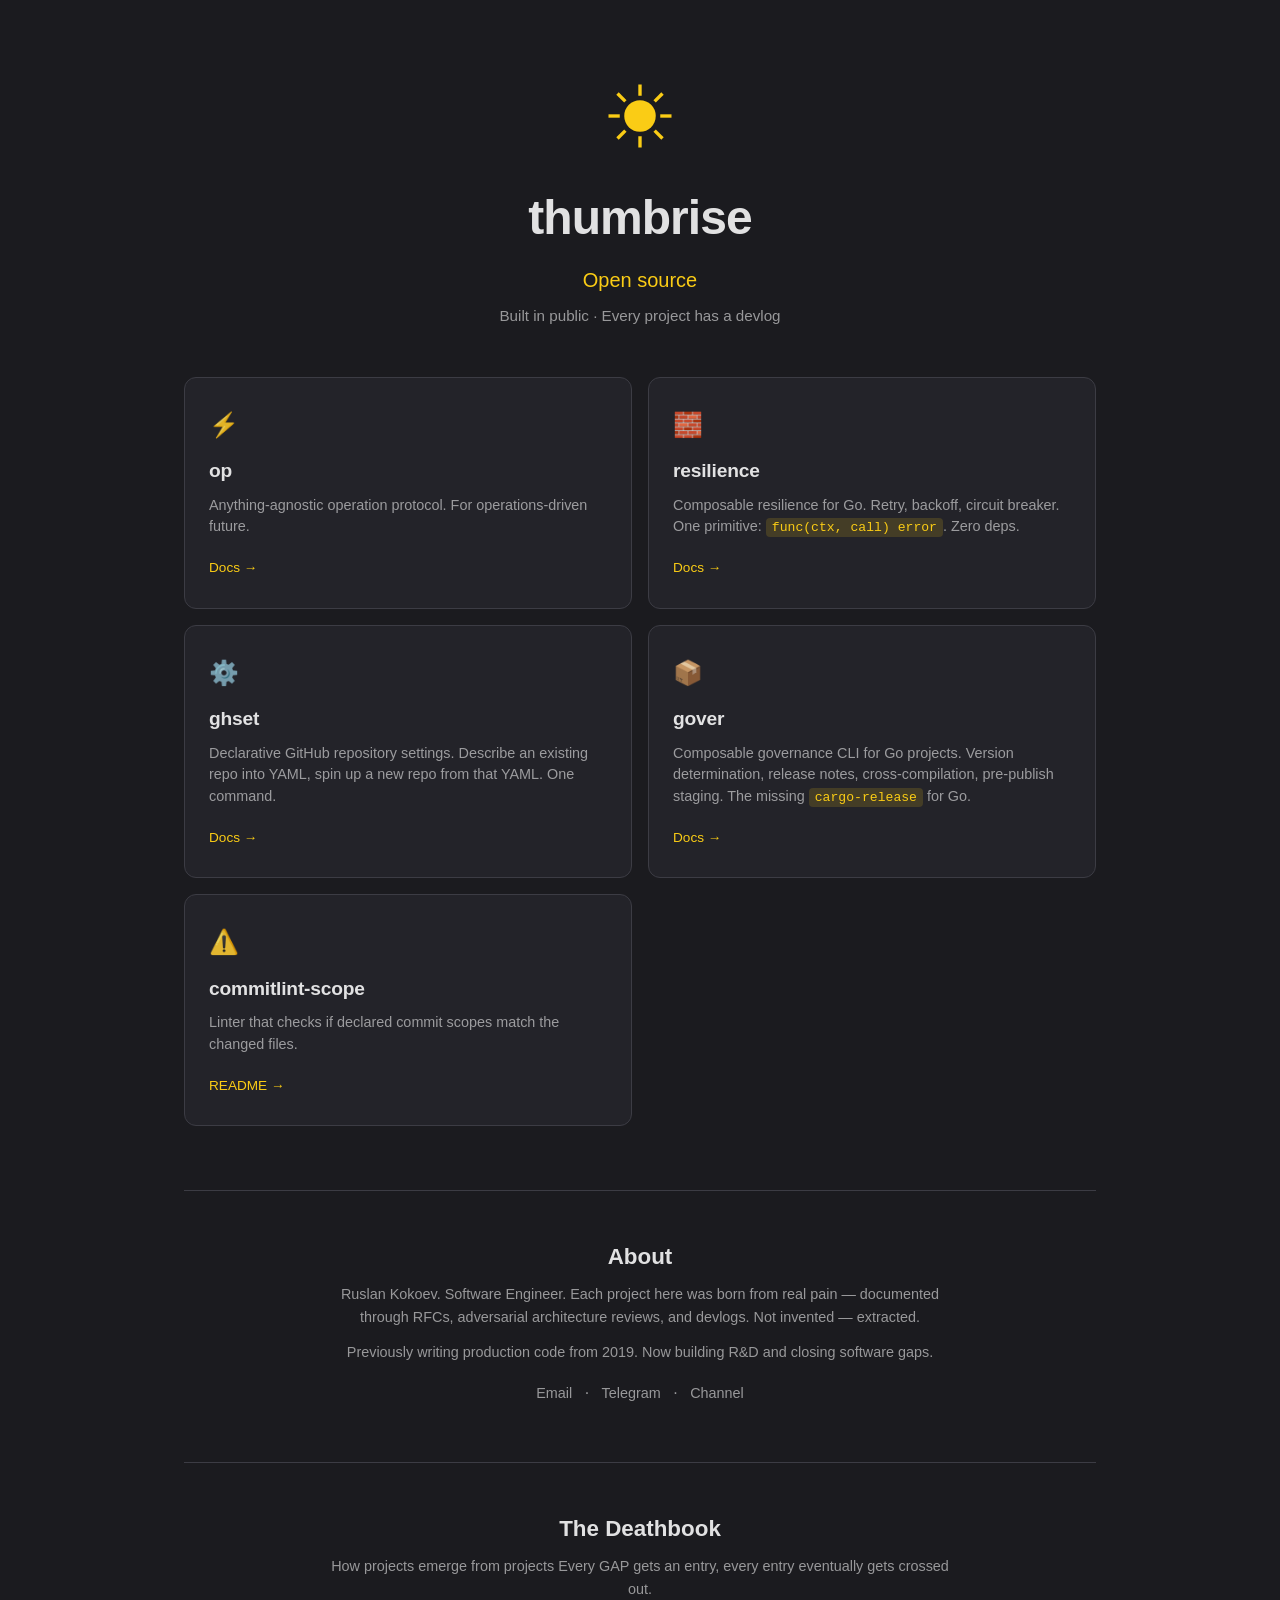
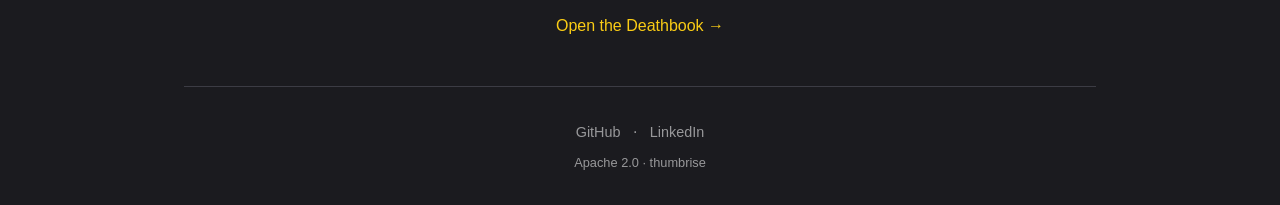
<file: index.html>
<!DOCTYPE html>
<html lang="en">
<head>
    <meta charset="UTF-8">
    <meta name="viewport" content="width=device-width, initial-scale=1.0">
    <title>thumbrise — open source</title>
    <meta name="description" content="Open source. Built in public.">

    <!-- Favicon -->
    <link rel="icon" type="image/svg+xml" href="/favicon.svg">
    <link rel="icon" type="image/png" sizes="96x96" href="/favicon-96x96.png">
    <link rel="apple-touch-icon" sizes="180x180" href="/apple-touch-icon.png">

    <!-- OG -->
    <meta property="og:type" content="website">
    <meta property="og:title" content="thumbrise — open source">
    <meta property="og:description" content="Open source. Built in public.">
    <meta property="og:image" content="https://thumbrise.github.io/og-image.png">
    <meta property="og:url" content="https://thumbrise.github.io/">
    <meta name="twitter:card" content="summary_large_image">
    <meta name="twitter:title" content="Open source. Built in public.">
    <meta name="twitter:description" content="Open source. Built in public.">

    <link rel="stylesheet" href="/style.css">
</head>
<body>
<main>
    <section class="hero">
        <img src="/favicon.svg" alt="thumbrise" class="logo" width="72" height="72">
        <h1>thumbrise</h1>
        <p class="tagline">Open source</p>
        <p class="subtitle">Built in public · Every project has a devlog</p>
    </section>

    <section class="cards">

        <a href="https://thumbrise.github.io/op/" class="card">
            <span class="card-icon">⚡</span>
            <h2>op</h2>
            <p>Anything-agnostic operation protocol. For operations-driven future.</p>
            <span class="card-link">Docs →</span>
        </a>

        <a href="https://thumbrise.github.io/resilience/" class="card">
            <span class="card-icon">🧱</span>
            <h2>resilience</h2>
            <p>Composable resilience for Go. Retry, backoff, circuit breaker. One primitive: <code>func(ctx, call) error</code>. Zero deps.</p>
            <span class="card-link">Docs →</span>
        </a>

        <a href="https://thumbrise.github.io/ghset/" class="card">
            <span class="card-icon">⚙️</span>
            <h2>ghset</h2>
            <p>Declarative GitHub repository settings. Describe an existing repo into YAML, spin up a new repo from that YAML. One command.</p>
            <span class="card-link">Docs →</span>
        </a>

        <a href="https://thumbrise.github.io/gover/" class="card">
            <span class="card-icon">📦</span>
            <h2>gover</h2>
            <p>Composable governance CLI for Go projects. Version determination, release notes, cross-compilation, pre-publish staging. The missing <code>cargo-release</code> for Go.</p>
            <span class="card-link">Docs →</span>
        </a>

        <a href="https://github.com/thumbrise/commitlint-scope/" class="card">
            <span class="card-icon">⚠️</span>
            <h2>commitlint-scope</h2>
            <p>Linter that checks if declared commit scopes match the changed files.</p>
            <span class="card-link">README →</span>
        </a>

    </section>
    <section class="section">
        <h2>About</h2>
        <p>Ruslan Kokoev. Software Engineer. Each project here was born from real pain — documented through RFCs, adversarial architecture reviews, and devlogs. Not invented — extracted.</p>
        <p>Previously writing production code from 2019. Now building R&D and closing software gaps.</p>
        <div class="footer-links">
            <a href="mailto:ruslan.kokoev.1999@gmail.com">Email</a>
            <span class="sep">·</span>
            <a href="https://t.me/ruslan_kokoev">Telegram</a>
            <span class="sep">·</span>
            <a href="https://t.me/thumbrise">Channel</a>
        </div>
    </section>
    <section class="section">
        <h2>The Deathbook</h2>
        <p>How projects emerge from projects Every GAP gets an entry, every entry eventually gets crossed out.</p>
        <a href="/deathbook.html" class="section-link">Open the Deathbook →</a>
    </section>
    <footer>
        <div class="footer-links">
            <a href="https://github.com/thumbrise">GitHub</a>
            <span class="sep">·</span>
            <a href="https://www.linkedin.com/in/ruslan-kokoev/">LinkedIn</a>
        </div>
        <p class="copyright">Apache 2.0 · thumbrise</p>
    </footer>
</main>
</body>
</html>
</file>
<file: style.css>
*,
*::before,
*::after {
    margin: 0;
    padding: 0;
    box-sizing: border-box;
}

:root {
    --bg: #1b1b1f;
    --surface: #232329;
    --surface-hover: #2c2c34;
    --border: #3c3c44;
    --text: rgba(255, 255, 255, 0.87);
    --text-muted: rgba(255, 255, 255, 0.55);
    --accent: #facc15;
    --accent-dim: rgba(250, 204, 21, 0.15);
    --font: 'Inter', -apple-system, BlinkMacSystemFont, 'Segoe UI', Roboto, Oxygen, Ubuntu, sans-serif;
    --mono: 'JetBrains Mono', 'Fira Code', 'Consolas', monospace;
}

html {
    background: var(--bg);
    color: var(--text);
    font-family: var(--font);
    line-height: 1.6;
    -webkit-font-smoothing: antialiased;
}

body {
    min-height: 100vh;
    display: flex;
    justify-content: center;
}

main {
    width: 100%;
    max-width: 960px;
    padding: 0 24px;
}

/* ── Hero ── */

.hero {
    text-align: center;
    padding: 80px 0 48px;
}

.logo {
    margin-bottom: 20px;
}

.hero h1 {
    font-size: 3rem;
    font-weight: 700;
    letter-spacing: -0.02em;
    color: var(--text);
}

.tagline {
    font-size: 1.25rem;
    color: var(--accent);
    font-weight: 500;
    margin-top: 8px;
}

.subtitle {
    font-size: 0.95rem;
    color: var(--text-muted);
    margin-top: 8px;
}

/* ── Cards ── */

.cards {
    display: grid;
    grid-template-columns: repeat(2, 1fr);
    gap: 16px;
    padding-bottom: 64px;
}

.card {
    display: block;
    background: var(--surface);
    border: 1px solid var(--border);
    border-radius: 12px;
    padding: 28px 24px;
    text-decoration: none;
    color: var(--text);
    transition: background 0.2s, border-color 0.2s;
}

.card:hover {
    background: var(--surface-hover);
    border-color: var(--accent);
}

.card-icon {
    font-size: 1.5rem;
    display: block;
    margin-bottom: 12px;
}

.card h2 {
    font-size: 1.2rem;
    font-weight: 600;
    margin-bottom: 8px;
    letter-spacing: -0.01em;
}

.card p {
    font-size: 0.9rem;
    color: var(--text-muted);
    line-height: 1.5;
    margin-bottom: 16px;
}

.card code {
    font-family: var(--mono);
    font-size: 0.82rem;
    background: var(--accent-dim);
    color: var(--accent);
    padding: 2px 6px;
    border-radius: 4px;
}

.card-link {
    font-size: 0.85rem;
    color: var(--accent);
    font-weight: 500;
}

/* ── Footer ── */

footer {
    text-align: center;
    padding: 32px 0;
    border-top: 1px solid var(--border);
}

.footer-links {
    margin-bottom: 8px;
}

.footer-links a {
    color: var(--text-muted);
    text-decoration: none;
    font-size: 0.9rem;
    transition: color 0.2s;
}

.footer-links a:hover {
    color: var(--accent);
}

.sep {
    color: var(--text-muted);
    margin: 0 8px;
}

.copyright {
    font-size: 0.8rem;
    color: var(--text-muted);
}

/* ── Mobile ── */

@media (max-width: 640px) {
    .hero {
        padding: 56px 0 36px;
    }

    .hero h1 {
        font-size: 2.2rem;
    }

    .tagline {
        font-size: 1.1rem;
    }

    .cards {
        grid-template-columns: 1fr;
    }
}

.section {
    text-align: center;
    padding: 48px 0;
    border-top: 1px solid var(--border);
}
.section h2 {
    font-size: 1.4rem;
    font-weight: 600;
    margin-bottom: 8px;
}
.section p {
    color: var(--text-muted);
    font-size: 0.9rem;
    line-height: 1.6;
    margin-bottom: 12px;
    max-width: 640px;
    margin-left: auto;
    margin-right: auto;
}
.section .footer-links {
    margin-top: 16px;
}
.section-link {
    color: var(--accent);
    font-weight: 500;
    text-decoration: none;
}
.section-link:hover {
    text-decoration: underline;
}
</file>
